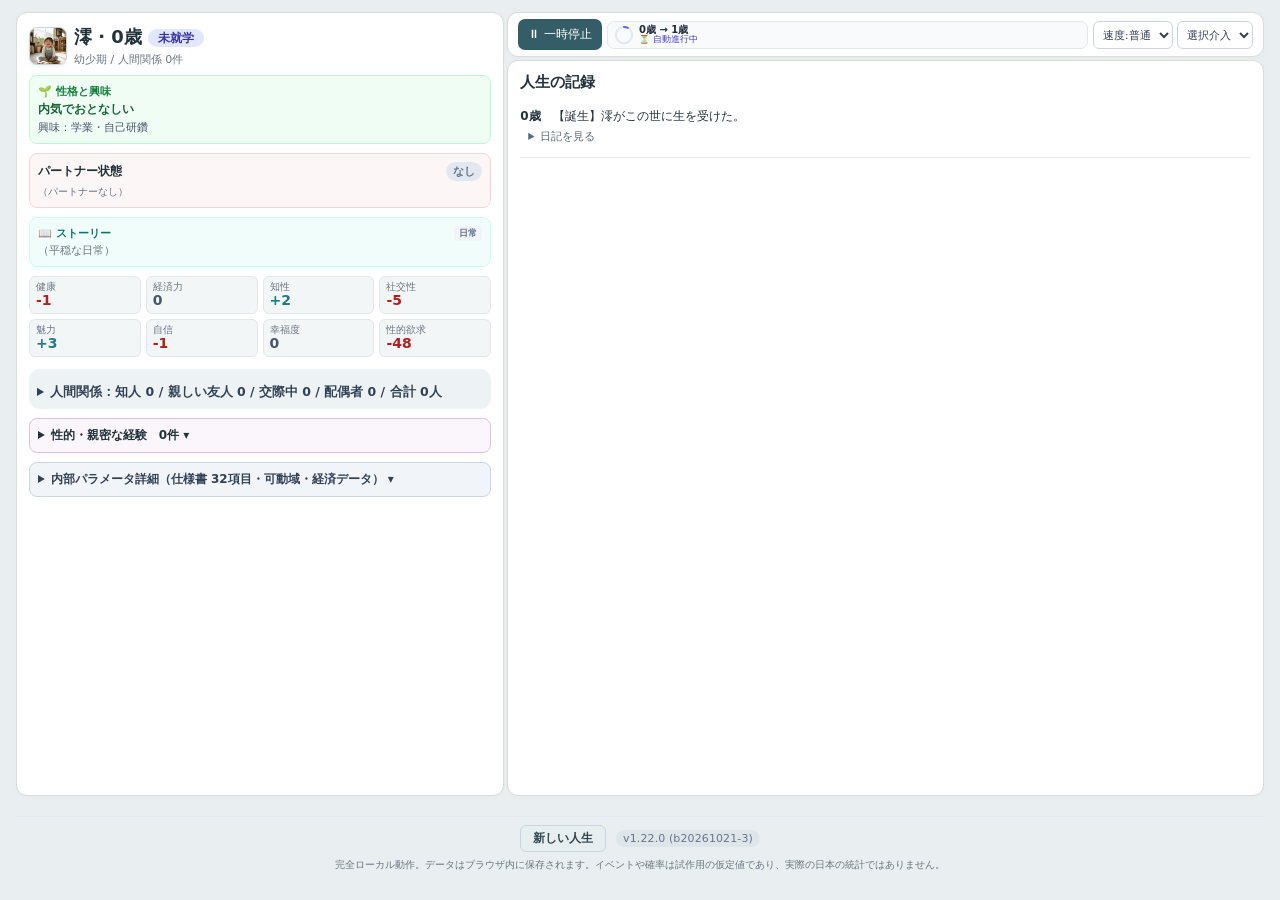
<file: index.html>
<!doctype html>
<html lang="ja">

<head>
  <meta charset="utf-8">
  <meta name="viewport" content="width=device-width,initial-scale=1,viewport-fit=cover">
  <meta name="color-scheme" content="light">
  <meta name="apple-mobile-web-app-capable" content="yes">
  <meta name="mobile-web-app-capable" content="yes">
  <meta name="apple-mobile-web-app-status-bar-style" content="default">
  <meta name="apple-mobile-web-app-title" content="ある人生">
  <title>ある人生 - Life Simulator</title>
  <link rel="stylesheet" href="style.css?v=20261026-4">
</head>

<body>
  <main>
    <div class="workspace">
      <!-- 左カラム（デスクトップ）/ 下部詳細（スマホ）：プロフィール・ステータス・経験等 -->
      <section class="panel profile-panel">
        <div class="profile-summary">
          <div id="identity"></div>
          <div id="personalityInterest"></div>
          <div id="partnerStatus"></div>
          <div id="statusEmptySlot" class="status-empty-slot"></div>
          <div id="location" style="display:none;"></div>
        </div>
        <div class="stats" id="stats"></div>
        <!-- 人間関係パネル（デスクトップ時：パラメータの下、スマホ時：操作パネルの上へ動的配置） -->
        <section class="panel bonds-panel">
          <div id="bonds"></div>
        </section>
        <div id="experiencePanel"></div>
        <div id="internalParams"></div>
      </section>

      <!-- スリム操作パネル（時間の経過：円形プログレスリング） -->
      <section class="panel play-panel">
        <div class="play-controls-row">
          <button id="autoToggle" class="primary play-btn" title="進行 / 一時停止を切り替えます">
            <span id="autoToggleIcon">⏸</span> <span id="autoToggleText">一時停止</span>
          </button>

          <!-- 時間の経過インジケーター（円形リング＋年齢進行） -->
          <div id="timeProgressBox" class="time-progress-box" title="1年の経過インジケーター">
            <div class="time-ring-wrapper">
              <svg class="time-ring" width="24" height="24" viewBox="0 0 32 32">
                <circle class="time-ring-bg" cx="16" cy="16" r="13" />
                <circle id="timeProgressBar" class="time-ring-fg" cx="16" cy="16" r="13" />
              </svg>
            </div>
            <div class="time-text-group">
              <span id="timeProgressAge" class="time-age-text">0歳 → 1歳</span>
              <span id="timeProgressLabel" class="time-status-text">自動進行中</span>
            </div>
          </div>

          <div class="play-config-group">
            <select id="autoSpeedSelect" class="compact-select" title="進行速度">
              <option value="280" selected>速度:普通</option>
              <option value="120">速度:速い</option>
              <option value="550">速度:遅い</option>
            </select>
            <select id="mode" class="compact-select" title="プレイモード">
              <option value="choice">選択介入</option>
              <option value="auto">全自動</option>
              <option value="free">自由入力</option>
            </select>
          </div>
        </div>

        <div id="intervene" style="display:none;margin-top:6px;">
          <h2 style="margin:4px 0 2px;font-size:12px;">自由入力</h2><textarea id="command"
            placeholder="例：勉強する／転職したい／貯金する／女性と交際したい／秘密を打ち明ける"></textarea>
          <div class="controls"><button id="act">行動する</button><span class="muted" id="feedback"></span></div>
        </div>
      </section>

      <!-- 人生の記録パネル -->
      <section class="panel history-panel">
        <h2>人生の記録</h2>
        <div id="event"></div>
        <div id="history" class="log"></div>
      </section>
    </div>

    <!-- ページ下部：バージョン情報・新しい人生ボタン・フッター注記 -->
    <footer class="app-footer">
      <div class="footer-actions">
        <button class="secondary restart-btn" id="restart">新しい人生</button>
        <span id="buildVersion" class="build-version">v1.23.0 (b20261026-9)</span>
      </div>
      <p class="muted footer-note">完全ローカル動作。データはブラウザ内に保存されます。イベントや確率は試作用の仮定値であり、実際の日本の統計ではありません。</p>
    </footer>
  </main>
  <script>window.BUILD_CACHE_KEY = '20261026-11';</script>
  <script src="events/manifest.js?v=20261026-11"></script>
  <script src="events/loader.js?v=20261026-11"></script>
  <script src="js/core/bootstrap.js?v=20261026-11"></script>
  <script src="js/core/math.js?v=20261026-11"></script>
  <script src="js/core/state.js?v=20261026-11"></script>
  <script src="js/data/constants.js?v=20261026-11"></script>
  <script src="js/model/display.js?v=20261026-11"></script>
  <script src="js/text/narrative-text.js?v=20261026-11"></script>
  <script src="js/model/location.js?v=20261026-11"></script>
  <script src="js/model/predicates.js?v=20261026-11"></script>
  <script src="js/model/sexuality.js?v=20261026-11"></script>
  <script src="js/engine/event-dsl.js?v=20261026-11"></script>
  <script src="js/model/state-factory.js?v=20261026-11"></script>
  <script src="js/engine/scenarios.js?v=20261026-11"></script>
  <script src="js/sim/log.js?v=20261026-11"></script>
  <script src="js/engine/event-text.js?v=20261026-11"></script>
  <script src="js/engine/eligibility.js?v=20261026-11"></script>
  <script src="js/engine/choices.js?v=20261026-11"></script>
  <script src="js/sim/apply.js?v=20261026-11"></script>
  <script src="js/sim/milestones.js?v=20261026-11"></script>
  <script src="js/engine/scheduler.js?v=20261026-11"></script>
  <script src="js/model/bonds.js?v=20261026-11"></script>
  <script src="js/sim/intimacy.js?v=20261026-11"></script>
  <script src="js/sim/social-outcome.js?v=20261026-11"></script>
  <script src="js/sim/settle.js?v=20261026-11"></script>
  <script src="js/sim/step.js?v=20261026-11"></script>
  <script src="js/sim/free-action.js?v=20261026-11"></script>
  <script src="js/ui/profile-html.js?v=20261026-11"></script>
  <script src="js/ui/render.js?v=20261026-11"></script>
  <script src="js/ui/autoplay.js?v=20261026-11"></script>
  <script src="js/ui/layout.js?v=20261026-11"></script>
  <script src="js/main.js?v=20261026-11"></script>
</body>

</html>
</file>
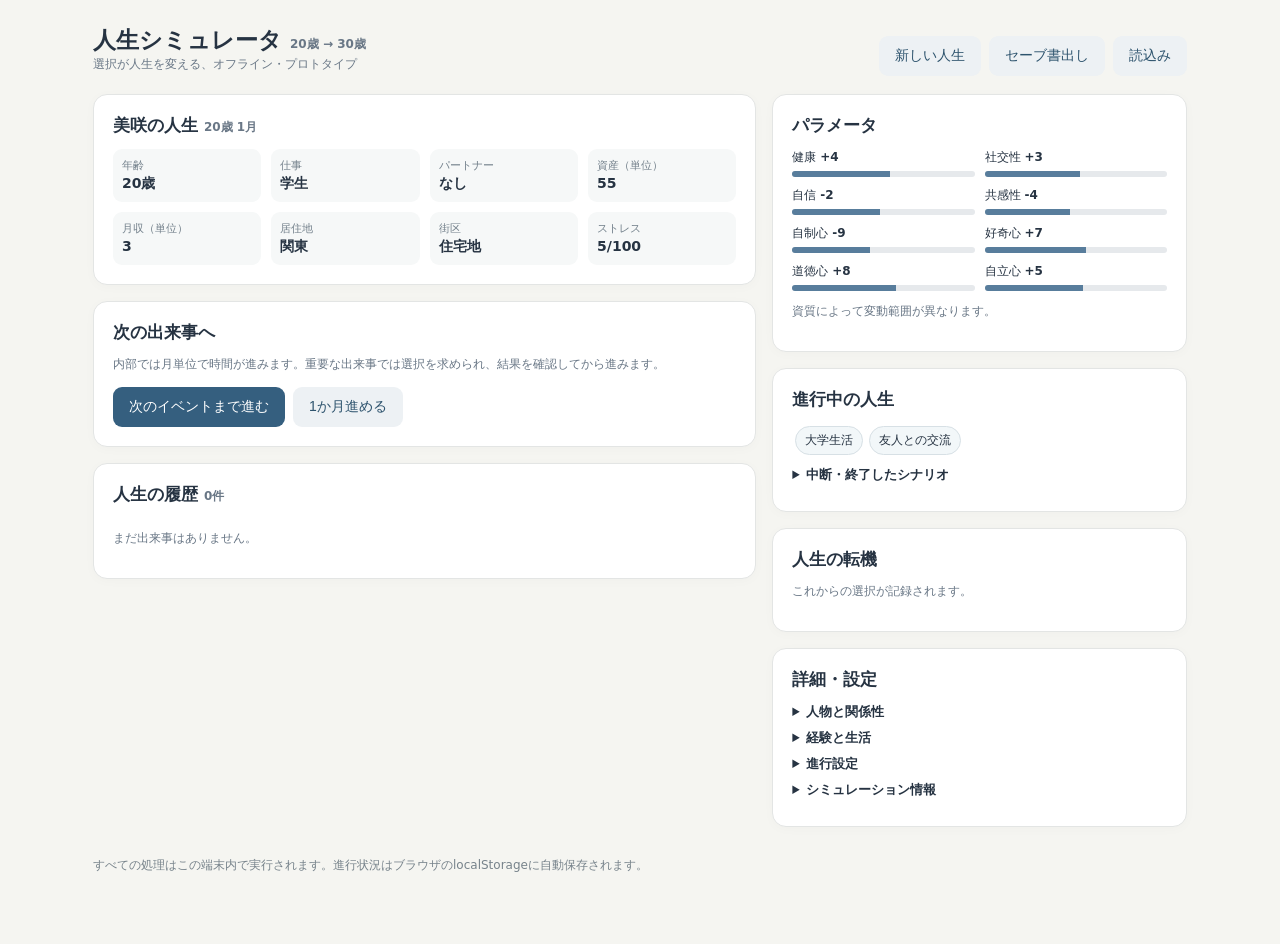
<file: v2/index.html>
<!doctype html><html lang="ja"><head><meta charset="utf-8"><meta name="viewport" content="width=device-width,initial-scale=1"><title>人生シミュレータ｜20〜30歳</title><style>
:root{font-family:system-ui,-apple-system,'Yu Gothic',Meiryo,sans-serif;color:#263342;background:#f5f5f1}*{box-sizing:border-box}body{margin:0}.wrap{max-width:1130px;margin:auto;padding:22px 18px 70px}header{display:flex;justify-content:space-between;gap:16px;align-items:center;margin-bottom:18px}h1{font-size:23px;margin:0}h2{font-size:17px;margin:0 0 12px}h3{font-size:14px;margin:0 0 8px}.sub,.muted{color:#697786;font-size:12px}.grid{display:grid;grid-template-columns:minmax(0,1.6fr) minmax(290px,1fr);gap:16px}.panel{background:#fff;border:1px solid #e3e5e4;border-radius:14px;padding:19px;margin-bottom:16px;box-shadow:0 2px 12px #14253606}.statgrid{display:grid;grid-template-columns:repeat(4,1fr);gap:10px}.stat{background:#f6f8f8;border-radius:9px;padding:9px}.stat small{display:block;color:#73808b;font-size:11px}.stat strong{font-size:14px}.params{display:grid;grid-template-columns:1fr 1fr;gap:10px}.param{font-size:12px}.bar{height:6px;background:#e6e9ec;border-radius:4px;margin-top:5px;overflow:hidden}.fill{height:100%;background:#587d9c}.tag{display:inline-block;border:1px solid #d7e0e5;background:#f2f7f9;border-radius:20px;padding:5px 9px;margin:3px;font-size:12px}.event{border-left:4px solid #4e7898;padding-left:15px}.event h2{font-size:22px;margin:8px 0}.event p{line-height:1.85;white-space:pre-wrap}.choice{display:block;width:100%;border:1px solid #dce2e6;border-radius:10px;padding:12px;text-align:left;background:white;cursor:pointer;margin:9px 0;color:inherit}.choice:hover{border-color:#678ea8;background:#f5f9fc}.choice.selected{border-color:#377ba5;background:#edf6fc}.choice b{display:block}.choice small{display:block;margin-top:4px;color:#6b7884}.btn{border:0;border-radius:9px;padding:11px 16px;background:#355f7f;color:white;cursor:pointer;font-size:14px}.btn:hover{filter:brightness(1.08)}.btn.secondary{background:#edf1f4;color:#2d536d}.btn:disabled{opacity:.45;cursor:default}.buttons{display:flex;flex-wrap:wrap;gap:8px;margin-top:14px}.changes{display:grid;grid-template-columns:1fr 1fr;gap:8px}.change{background:#f2f6f8;padding:10px;border-radius:9px;font-size:12px}.change strong{display:block;margin-top:3px;font-size:14px}.timeline{max-height:440px;overflow:auto}.entry{padding:10px 0;border-bottom:1px solid #edf0f0;font-size:13px}.entry .date{color:#79848e;font-size:11px}.entry .cause{color:#507d9a;font-size:11px;margin-top:5px}.entry p{margin:5px 0;line-height:1.6}.entry button{background:none;border:none;color:#477ba2;padding:0;cursor:pointer;text-align:left}.meter{height:7px;background:#e6ebee;border-radius:6px;overflow:hidden}.meter span{display:block;height:100%;background:#6287a5}.notice{padding:10px 12px;border-radius:9px;background:#f0f5f9;font-size:12px;line-height:1.6}.footer{font-size:12px;color:#77838b;margin-top:14px}input[type=text],input[type=number],select{padding:9px;border:1px solid #cbd4dc;border-radius:8px;font:inherit;max-width:100%}details{margin:8px 0}summary{cursor:pointer;font-weight:600;font-size:13px}textarea{width:100%;min-height:75px;border:1px solid #d1d9df;border-radius:8px;padding:10px}#error{color:#a33;font-size:12px}.switch{display:flex;align-items:center;gap:6px;font-size:12px}@media(max-width:800px){.grid{grid-template-columns:1fr}.statgrid{grid-template-columns:repeat(2,1fr)}header{display:block}.params{grid-template-columns:1fr 1fr}} </style></head><body><div class="wrap"><header><div><h1>人生シミュレータ <span class="muted">20歳 → 30歳</span></h1><div class="sub">選択が人生を変える、オフライン・プロトタイプ</div></div><div class="buttons"><button class="btn secondary" id="newBtn">新しい人生</button><button class="btn secondary" id="exportBtn">セーブ書出し</button><label class="btn secondary" style="cursor:pointer">読込み<input id="importFile" type="file" accept="application/json" hidden></label></div></header><div id="error"></div><div class="grid"><main><section class="panel" id="profile"></section><section class="panel" id="event"></section><section class="panel" id="history"></section></main><aside><section class="panel" id="parameters"></section><section class="panel" id="scenarios"></section><section class="panel" id="turning"></section><section class="panel" id="details"></section></aside></div><div class="footer">すべての処理はこの端末内で実行されます。進行状況はブラウザのlocalStorageに自動保存されます。</div></div><script src="sim.js"></script></body></html>
</file>
<file: style.css>
:root {
      font-family: system-ui, -apple-system, sans-serif;
      color-scheme: light;
      color: #27313c;
      background: #f4f2ed
    }

    * {
      box-sizing: border-box
    }

    body {
      margin: 0
    }

    main {
      max-width: 850px;
      margin: 25px auto;
      padding: 18px
    }

    header {
      display: flex;
      justify-content: space-between;
      align-items: center;
      gap: 12px
    }

    h1 {
      font-size: 27px;
      margin: 0
    }

    h2 {
      font-size: 19px
    }

    .muted {
      color: #697581;
      font-size: 13px
    }

    .panel {
      background: white;
      border: 1px solid #dddcd7;
      border-radius: 15px;
      padding: 20px;
      margin-top: 15px;
      box-shadow: 0 2px 8px #00000008
    }

    .stats {
      display: grid;
      grid-template-columns: repeat(4, 1fr);
      gap: 10px
    }

    .stat {
      background: #f2f5f5;
      border-radius: 9px;
      padding: 10px
    }

    .stat b {
      display: block;
      font-size: 20px
    }

    button,
    select,
    textarea {
      font: inherit
    }

    button {
      border: 0;
      background: #355d68;
      color: white;
      padding: 10px 14px;
      border-radius: 9px;
      cursor: pointer
    }

    button.secondary {
      background: #e7eeef;
      color: #30454c
    }

    button:disabled {
      opacity: .5;
      cursor: not-allowed
    }

    .controls {
      display: flex;
      flex-wrap: wrap;
      gap: 9px;
      align-items: center
    }

    select {
      padding: 10px;
      border-radius: 8px;
      border: 1px solid #cbd0d2;
      background: #ffffff;
      color: #23333b
    }

    textarea {
      width: 100%;
      min-height: 85px;
      padding: 12px;
      border: 1px solid #cbd0d2;
      border-radius: 9px;
      resize: vertical;
      background: #ffffff;
      color: #23333b
    }

    .choice {
      display: block;
      width: 100%;
      text-align: left;
      margin: 8px 0;
      background: #edf2f2;
      color: #263f45
    }

    .log {
      max-height: 320px;
      overflow: auto
    }

    .log p {
      border-bottom: 1px solid #eee;
      padding-bottom: 8px;
      line-height: 1.6
    }

    .note {
      background: #fff4de;
      padding: 10px;
      border-radius: 8px
    }

    .hidden {
      display: none
    }

    /* Compact single-screen workspace */
    :root {
      background: #e9eef0;
      color: #23333b
    }

    html,
    body {
      height: 100%;
      overflow: hidden
    }

    main {
      max-width: none;
      width: 100%;
      height: 100dvh;
      margin: 0;
      padding: 12px 16px;
      display: grid;
      grid-template-rows: minmax(0, 1fr) auto;
      gap: 10px;
    }

    header {
      display: none;
    }

    .build-version {
      font-size: 11px;
      font-weight: 500;
      color: #64748b;
      background: #dfe6e9;
      padding: 2px 7px;
      border-radius: 999px;
      letter-spacing: 0.01em;
      white-space: nowrap;
    }

    h2 {
      font-size: 15px;
      margin: 0 0 7px
    }

    .muted {
      font-size: 11px
    }

    .workspace {
      display: grid;
      grid-template-columns: minmax(280px, 1fr) minmax(380px, 1.55fr);
      grid-template-rows: auto minmax(0, 1fr);
      gap: 3px;
      min-height: 0;
      height: 100%;
    }

    .panel {
      margin: 0;
      border-radius: 11px;
      padding: 12px;
      box-shadow: 0 1px 5px #00000007;
      min-height: 0
    }

    .profile-panel,
    .bonds-panel,
    .play-panel,
    .history-panel {
      display: flex;
      flex-direction: column;
      overflow: hidden
    }

    .profile-panel {
      grid-column: 1;
      grid-row: 1 / span 2;
      overflow: auto;
    }

    .profile-panel .bonds-panel {
      background: transparent;
      border: none;
      box-shadow: none;
      padding: 0;
      margin: 4px 0 0;
      align-self: stretch;
      width: 100%;
      flex-shrink: 0;
    }

    .play-panel {
      grid-column: 2;
      grid-row: 1;
      overflow: visible;
      min-height: auto;
      height: auto;
      align-self: start;
    }

    .history-panel {
      grid-column: 2;
      grid-row: 2;
      overflow: hidden;
    }

    .profile-summary {
      display: flex;
      flex-direction: column;
      gap: 0;
    }

    .profile-summary #identity {
      margin-bottom: 8px;
    }

    .stats {
      display: grid;
      grid-template-columns: repeat(4, minmax(0, 1fr));
      gap: 5px;
      margin-bottom: 8px;
    }

    .stat {
      padding: 4px 6px;
      background: #f3f6f7;
      border: 1px solid #e1e7ea;
      border-radius: 6px;
      min-width: 0;
    }

    .stat b {
      font-size: 14px;
      line-height: 1.2;
      display: block;
    }

    .stat .muted {
      font-size: 10px;
      line-height: 1.1;
      white-space: nowrap;
      overflow: hidden;
      text-overflow: ellipsis;
      display: block;
    }

    .controls {
      gap: 6px
    }

    button {
      padding: 7px 10px;
      border-radius: 7px;
      font-size: 12px
    }

    select {
      padding: 7px;
      font-size: 12px
    }

    .play-panel>.controls {
      flex-shrink: 0
    }

    .play-panel>.muted {
      margin: 7px 0;
      font-size: 10px
    }

    .history-panel #event {
      flex-shrink: 0;
      margin-bottom: 8px;
    }

    .pending-event-card {
      background: #ffffff;
      border: 1.5px solid #a87182;
      border-radius: 8px;
      box-shadow: 0 4px 14px rgba(168, 113, 130, 0.12);
      padding: 10px 12px;
      margin-bottom: 8px;
    }

    .pending-header {
      display: flex;
      justify-content: space-between;
      align-items: center;
      margin-bottom: 5px;
    }

    .pending-badge {
      display: inline-block;
      background: #f7eff2;
      color: #6b3b49;
      border: 1px solid #e8d5dc;
      font-size: 11px;
      font-weight: 700;
      padding: 2px 8px;
      border-radius: 4px;
    }

    .pending-age {
      font-size: 11px;
      font-weight: 600;
      color: #64748b;
    }

    .pending-title {
      margin: 0 0 6px;
      font-size: 13.5px;
      color: #0f172a;
      font-weight: 700;
    }

    .pending-desc {
      margin: 0 0 10px;
      font-size: 12.5px;
      line-height: 1.55;
      color: #334155;
    }

    .pending-choices {
      display: flex;
      flex-direction: column;
      gap: 5px;
    }

    .pending-choices .choice {
      margin: 0;
      padding: 7px 11px;
      text-align: left;
      font-weight: 600;
      font-size: 12.5px;
      border-radius: 6px;
      background: #fff;
      border: 1px solid #cbd5e1;
      color: #0f172a;
      cursor: pointer;
      transition: all 0.15s ease;
    }

    .pending-choices .choice:hover {
      background: #faf4f6;
      border-color: #a87182;
      color: #542936;
    }

    .history-choice-line,
    .history-result-line {
      display: flex;
      align-items: baseline;
      gap: 6px;
      margin: 3px 0 2px;
      font-size: 12px;
      line-height: 1.45;
      color: #334155;
    }

    .history-choice-text {
      font-weight: 500;
      color: #0369a1;
    }

    .history-result-text {
      font-weight: 500;
      color: #334155;
    }

    .history-impact-line {
      display: flex;
      align-items: baseline;
      gap: 6px;
      margin: 2px 0 2px;
      font-size: 11px;
      line-height: 1.4;
      color: #64748b;
    }

    .history-impact-text {
      color: #475569;
    }

    .history-tag {
      display: inline-block;
      padding: 1px 6px;
      border-radius: 4px;
      font-size: 10px;
      font-weight: 700;
      letter-spacing: 0.5px;
      flex-shrink: 0;
    }

    .tag-choice {
      background: #e0f2fe;
      color: #0369a1;
      border: 1px solid #bae6fd;
    }

    .tag-result {
      background: #f1f5f9;
      color: #475569;
      border: 1px solid #cbd5e1;
    }

    .tag-impact {
      background: #f8fafc;
      color: #64748b;
      border: 1px solid #e2e8f0;
    }

    .tag-precursor,
    .badge-precursor {
      background: #f0fdf4 !important;
      color: #166534 !important;
      border: 1px solid #bbf7d0 !important;
    }

    .tag-followup,
    .badge-followup {
      background: #eff6ff !important;
      color: #1e40af !important;
      border: 1px solid #bfdbfe !important;
    }

    .tag-story,
    .badge-narrative {
      background: #fffbeb !important;
      color: #92400e !important;
      border: 1px solid #fde68a !important;
    }

    .tag-major,
    .badge-major {
      background: #fdf2f4 !important;
      color: #881337 !important;
      border: 1px solid #fecdd3 !important;
    }

    .tag-random,
    .badge-random {
      background: #f0f9ff !important;
      color: #0369a1 !important;
      border: 1px solid #bae6fd !important;
    }

    .tag-daily,
    .badge-daily {
      background: #f8fafc !important;
      color: #475569 !important;
      border: 1px solid #e2e8f0 !important;
    }

    .choice-narrative {
      background: #f8fafc !important;
      border-color: #94a3b8 !important;
      color: #1e293b !important;
      text-align: center !important;
      padding: 9px 15px !important;
      font-weight: 700 !important;
    }

    .choice-narrative:hover {
      background: #e2e8f0 !important;
      border-color: #64748b !important;
      color: #0f172a !important;
    }

    .note {
      padding: 10px
    }

    .note p {
      margin: 6px 0 10px;
      font-size: 13px;
      line-height: 1.5
    }

    .choice {
      padding: 8px 10px;
      margin: 5px 0
    }

    .play-panel #intervene {
      margin-top: 8px;
      border-top: 1px solid #e4e9eb;
      padding-top: 9px;
      flex-shrink: 0
    }

    .play-panel #intervene h2 {
      margin: 0 0 6px
    }

    textarea {
      min-height: 55px;
      max-height: 100px;
      padding: 8px;
      font-size: 12px
    }

    .log {
      max-height: none;
      overflow: auto;
      flex: 1;
      min-height: 0
    }

    .log p {
      font-size: 12px;
      line-height: 1.45;
      margin: 0;
      padding: 9px 0
    }

    .history-panel h2 {
      flex-shrink: 0
    }

    .footer-note {
      margin: 0;
      padding: 0 3px;
      font-size: 10px
    }

    .profile-panel #identity h2 {
      font-size: 18px;
      margin: 0 0 3px
    }

    .profile-panel #identity p {
      margin: 0 0 12px
    }

    .history-panel .log p:first-child {
      font-weight: 500
    }

    /* スリムな操作パネルスタイル */
    .play-panel {
      padding: 6px 10px;
    }

    .play-controls-row {
      display: flex;
      align-items: center;
      flex-wrap: nowrap;
      gap: 5px;
      width: 100%;
      box-sizing: border-box;
    }

    .play-btn {
      font-size: 11px;
      font-weight: 700;
      padding: 4px 8px;
      border-radius: 7px;
      display: inline-flex;
      align-items: center;
      gap: 3px;
      min-width: 0;
      justify-content: center;
      flex-shrink: 0;
      white-space: nowrap;
      height: 28px;
      box-sizing: border-box;
    }

    /* 円形プログレスリングによる時間経過 */
    .time-progress-box {
      display: inline-flex;
      align-items: center;
      gap: 5px;
      padding: 2px 6px;
      background: #f8fafc;
      border: 1px solid #e2e8f0;
      border-radius: 7px;
      flex: 1 1 auto;
      min-width: 0;
      height: 28px;
      box-sizing: border-box;
      overflow: hidden;
    }

    .time-ring-wrapper {
      position: relative;
      width: 20px;
      height: 20px;
      flex-shrink: 0;
    }

    .time-ring {
      width: 20px;
      height: 20px;
      transform: rotate(-90deg);
      display: block;
    }

    .time-ring-bg {
      stroke: #e2e8f0;
      stroke-width: 3.2;
      fill: none;
    }

    .time-ring-fg {
      stroke: #6366f1;
      stroke-width: 3.2;
      stroke-linecap: round;
      fill: none;
      stroke-dasharray: 81.68;
      stroke-dashoffset: 81.68;
      transition: stroke-dashoffset 0.28s linear, stroke 0.25s ease;
    }

    .time-text-group {
      display: flex;
      flex-direction: column;
      line-height: 1.1;
      min-width: 0;
      overflow: hidden;
    }

    .time-age-text {
      font-size: 10px;
      font-weight: 700;
      color: #1e293b;
      white-space: nowrap;
      overflow: hidden;
      text-overflow: ellipsis;
    }

    .time-status-text {
      font-size: 8.5px;
      color: #64748b;
      white-space: nowrap;
      overflow: hidden;
      text-overflow: ellipsis;
    }

    .play-config-group {
      display: inline-flex;
      align-items: center;
      gap: 4px;
      margin-left: auto;
      flex-shrink: 0;
    }

    .compact-select {
      padding: 2px 5px;
      font-size: 10.5px;
      border-radius: 6px;
      border: 1px solid #cbd5e1;
      background: #ffffff;
      color: #334155;
      cursor: pointer;
      height: 28px;
      box-sizing: border-box;
      max-width: 90px;
    }

    /* 人間関係パネル */
    .bonds-panel {
      padding: 10px 12px;
    }

    .bonds-panel .bonds-box {
      margin: 0;
    }

    .bonds-panel .bonds-box details summary {
      cursor: pointer;
      font-weight: 600;
      font-size: 12.5px;
      color: #334155;
      outline: none;
    }

    .bonds-panel .exp-list {
      max-height: 200px;
      overflow-y: auto;
      -webkit-overflow-scrolling: touch;
      padding-right: 2px;
    }

    /* フッター */
    .app-footer {
      margin-top: 10px;
      padding: 8px 0 16px;
      border-top: 1px solid #e2e8f0;
      display: flex;
      flex-direction: column;
      align-items: center;
      gap: 6px;
      text-align: center;
      flex-shrink: 0;
    }

    .footer-actions {
      display: flex;
      align-items: center;
      justify-content: center;
      gap: 10px;
    }

    .restart-btn {
      padding: 5px 12px;
      font-size: 11.5px;
      font-weight: 600;
      border-radius: 6px;
      background: #e2e8f0;
      color: #334155;
      border: 1px solid #cbd5e1;
    }

    .restart-btn:hover {
      background: #cbd5e1;
    }

    @media(max-width:920px) {
      .workspace {
        grid-template-columns: minmax(240px, 1fr) minmax(300px, 1.35fr);
        grid-template-rows: auto minmax(0, 1fr);
        gap: 3px;
      }

      .profile-panel {
        grid-column: 1;
        grid-row: 1 / span 2;
      }

      .play-panel {
        grid-column: 2;
        grid-row: 1;
      }

      .history-panel {
        grid-column: 2;
        grid-row: 2;
      }

      .stats {
        grid-template-columns: repeat(4, 1fr);
      }

      .history-panel .log {
        display: block;
      }
    }

    @media(max-width:600px) {

      html {
        height: auto;
        overflow-x: hidden;
        overflow-y: auto;
      }

      body {
        height: auto;
        min-height: 100%;
        overflow: visible;
      }

      main {
        height: auto;
        min-height: 100dvh;
        padding: 0 8px 24px;
        gap: 6px;
        display: flex;
        flex-direction: column;
      }

      /* スマホ上部固定：主人公情報バー（ヘッダー削除に伴い最上部にスッキリ配置） */
      .profile-summary {
        position: fixed;
        top: 0;
        left: 0;
        right: 0;
        z-index: 100;
        background: #ffffff;
        border-bottom: 1px solid #dddcd7;
        border-radius: 0 0 10px 10px;
        padding: 5px 6px;
        padding-top: calc(5px + env(safe-area-inset-top, 0px));
        box-shadow: 0 2px 6px rgba(0, 0, 0, 0.07);
        display: grid;
        grid-template-columns: repeat(2, minmax(0, 1fr));
        gap: 4px 6px;
        align-items: stretch;
        margin-bottom: 0;
        box-sizing: border-box;
      }

      .workspace {
        display: flex;
        flex-direction: column;
        gap: 3px;
        min-height: 0;
        margin-top: calc(var(--profile-summary-height, 100px) + 3px);
      }

      .profile-panel,
      .bonds-panel,
      .play-panel,
      .history-panel {
        grid-column: auto !important;
        grid-row: auto !important;
      }

      .panel {
        padding: 8px 10px !important;
        border-radius: 10px;
      }

      /* 表示順序：人間関係（操作パネルの上）→ 操作パネル → 人生の記録 → プロフィール詳細 */
      .bonds-panel {
        order: 1 !important;
        align-self: stretch !important;
        width: 100% !important;
        box-sizing: border-box !important;
      }

      .play-panel {
        order: 2 !important;
        align-self: stretch !important;
        width: 100% !important;
        box-sizing: border-box !important;
        overflow: visible;
        padding: 5px 6px !important;
      }

      .play-controls-row {
        gap: 3px !important;
        flex-wrap: nowrap !important;
      }

      .play-btn {
        font-size: 10.5px !important;
        padding: 4px 6px !important;
        height: 26px !important;
      }

      .time-progress-box {
        padding: 2px 4px !important;
        gap: 4px !important;
        height: 26px !important;
      }

      .time-age-text {
        font-size: 9.5px !important;
      }

      .time-status-text {
        font-size: 8px !important;
      }

      .play-config-group {
        gap: 3px !important;
      }

      .compact-select {
        font-size: 10px !important;
        padding: 1px 3px !important;
        height: 26px !important;
        max-width: 82px !important;
      }

      .history-panel {
        order: 3 !important;
        height: auto !important;
        min-height: 280px !important;
        max-height: none !important;
        overflow: visible !important;
        display: flex;
        flex-direction: column;
        padding: 8px 10px !important;
      }

      .profile-panel {
        order: 4 !important;
        margin-top: 0 !important;
        padding: 8px;
        overflow: visible;
      }

      .app-footer {
        order: 5 !important;
        margin-top: 12px;
        padding: 10px 0 24px;
      }

      .profile-summary #identity {
        margin: 0 !important;
        background: #f8fafc;
        border: 1px solid #e2e8f0;
        border-radius: 8px;
        padding: 5px 6px !important;
        display: flex;
        flex-direction: column;
        justify-content: center;
        min-width: 0;
      }

      .profile-summary #identity h2 {
        font-size: 12px !important;
        margin: 0 0 2px 0 !important;
        line-height: 1.2 !important;
        white-space: nowrap;
        overflow: hidden;
        text-overflow: ellipsis;
      }

      .profile-summary #identity h2 .badge {
        font-size: 0.72em !important;
        padding: 1px 5px !important;
      }

      .profile-summary #identity p {
        font-size: 9px !important;
        margin: 0 !important;
        line-height: 1.2 !important;
        white-space: nowrap;
        overflow: hidden;
        text-overflow: ellipsis;
      }

      .profile-summary .identity-avatar {
        width: 32px !important;
        height: 32px !important;
        border-radius: 6px !important;
      }

      .partner-box {
        margin: 0 !important;
        padding: 5px 6px !important;
        font-size: 10px !important;
        height: 100%;
        display: flex;
        flex-direction: column;
        justify-content: center;
        min-width: 0;
        box-sizing: border-box;
      }

      .partner-header {
        font-size: 10px !important;
        margin-bottom: 2px !important;
      }

      .partner-badge {
        font-size: 9px !important;
        padding: 1px 5px !important;
      }

      .partner-info {
        font-size: 9px !important;
        line-height: 1.2 !important;
        white-space: nowrap;
        overflow: hidden;
        text-overflow: ellipsis;
      }

      .partner-info .partner-item {
        margin-top: 1px !important;
        white-space: nowrap;
        overflow: hidden;
        text-overflow: ellipsis;
      }

      .location-box {
        margin: 0 !important;
        padding: 5px 6px !important;
        font-size: 10px !important;
        height: 100%;
        display: flex;
        flex-direction: column;
        justify-content: center;
        min-width: 0;
        box-sizing: border-box;
      }

      .location-box strong {
        font-size: 10px !important;
      }

      .location-box .muted {
        font-size: 9px !important;
        margin: 1px 0 0 !important;
        white-space: nowrap;
        overflow: hidden;
        text-overflow: ellipsis;
      }

      .personality-box {
        margin: 0 !important;
        padding: 5px 6px !important;
        font-size: 10px !important;
        height: 100%;
        display: flex;
        flex-direction: column;
        justify-content: center;
        min-width: 0;
        box-sizing: border-box;
        background: #f0fdf4 !important;
        border: 1px solid #bbf7d0 !important;
        border-radius: 8px;
      }

      .personality-header {
        font-size: 10px !important;
        margin-bottom: 2px !important;
        font-weight: 700;
        color: #15803d;
        display: flex;
        align-items: center;
        gap: 3px;
        white-space: nowrap;
        overflow: hidden;
        text-overflow: ellipsis;
      }

      .personality-val {
        font-size: 10px !important;
        font-weight: 600;
        color: #166534;
        line-height: 1.2 !important;
        white-space: nowrap;
        overflow: hidden;
        text-overflow: ellipsis;
      }

      .interest-val {
        font-size: 9px !important;
        color: #475569;
        margin-top: 1px !important;
        line-height: 1.2 !important;
        white-space: nowrap;
        overflow: hidden;
        text-overflow: ellipsis;
      }

      .status-empty-slot {
        margin: 0 !important;
        padding: 0 !important;
        border: none !important;
        background: transparent !important;
        min-height: 38px;
        height: 100%;
        box-sizing: border-box;
        display: block !important;
        min-width: 0;
      }

      .scenarios-box {
        margin: 0 !important;
        padding: 5px 6px !important;
        font-size: 10px !important;
        height: 100%;
        display: flex;
        flex-direction: column;
        justify-content: center;
        min-width: 0;
        box-sizing: border-box;
        background: #f0fdfa !important;
        border: 1px solid #ccfbf1 !important;
        border-radius: 8px !important;
      }

      .scenarios-header {
        font-size: 10px !important;
        margin-bottom: 2px !important;
        font-weight: 700;
        color: #0f766e !important;
        display: flex;
        justify-content: space-between;
        align-items: center;
        white-space: nowrap;
        overflow: hidden;
        text-overflow: ellipsis;
      }

      .scenario-badge {
        font-size: 8.5px !important;
        padding: 1px 4px !important;
        border-radius: 3px;
      }

      .scenario-badge.active {
        background: #ccfbf1 !important;
        color: #0f766e !important;
        font-weight: 600;
      }

      .scenario-badge.none {
        background: #f1f5f9 !important;
        color: #64748b !important;
      }

      .scenarios-info {
        font-size: 9px !important;
        line-height: 1.2 !important;
        white-space: nowrap;
        overflow: hidden;
        text-overflow: ellipsis;
      }

      .scenarios-info .scenario-item {
        font-size: 9px !important;
        white-space: nowrap;
        overflow: hidden;
        text-overflow: ellipsis;
      }

      .stats {
        grid-template-columns: repeat(4, minmax(0, 1fr)) !important;
        gap: 3px 4px !important;
        margin-bottom: 6px !important;
      }

      .stat {
        display: flex !important;
        flex-direction: row !important;
        justify-content: space-between !important;
        align-items: baseline !important;
        padding: 2px 4px !important;
        border-radius: 4px !important;
        white-space: nowrap !important;
        min-width: 0 !important;
      }

      .stat .muted {
        font-size: 9px !important;
        line-height: 1.2 !important;
        display: inline !important;
        white-space: nowrap !important;
        overflow: hidden !important;
        text-overflow: ellipsis !important;
      }

      .stat b {
        font-size: 11px !important;
        line-height: 1.2 !important;
        display: inline !important;
        margin-left: 2px !important;
        flex-shrink: 0 !important;
      }

      .history-panel h2 {
        font-size: 13px !important;
        margin: 0 0 4px !important;
      }

      .history-panel .log {
        display: block !important;
        max-height: 360px !important;
        overflow-y: auto !important;
        -webkit-overflow-scrolling: touch;
      }

      .bonds-panel .exp-list {
        max-height: 160px;
      }

      button,
      .choice,
      select,
      summary {
        touch-action: manipulation;
      }

      .footer-note {
        font-size: 9px;
      }
    }

    .partner-box {
      background: #fdf6f7;
      border: 1px solid #f1d5dc;
      border-radius: 8px;
      padding: 8px;
      margin: 0 0 9px;
      font-size: 12px
    }

    .personality-box {
      background: #f0fdf4;
      border: 1px solid #bbf7d0;
      border-radius: 8px;
      padding: 8px;
      margin: 0 0 9px;
      font-size: 12px;
    }

    .personality-header {
      font-size: 11px;
      font-weight: 700;
      color: #15803d;
      margin-bottom: 3px;
      display: flex;
      align-items: center;
      gap: 4px;
    }

    .personality-val {
      font-weight: 600;
      color: #166534;
      font-size: 11.5px;
    }

    .status-empty-slot {
      display: block;
    }

    .scenarios-box {
      background: #f0fdfa;
      border: 1px solid #ccfbf1;
      border-radius: 8px;
      padding: 8px;
      margin: 0 0 9px;
      font-size: 12px;
    }

    .scenarios-header {
      font-size: 11px;
      font-weight: 700;
      color: #0f766e;
      margin-bottom: 3px;
      display: flex;
      justify-content: space-between;
      align-items: center;
    }

    .scenario-badge {
      font-size: 9px;
      padding: 1px 5px;
      border-radius: 4px;
    }

    .scenario-badge.active {
      background: #ccfbf1;
      color: #0f766e;
      font-weight: 600;
    }

    .scenario-badge.none {
      background: #f1f5f9;
      color: #64748b;
    }

    .scenarios-info {
      font-size: 11px;
      line-height: 1.3;
    }

    .scenarios-info .scenario-item {
      white-space: nowrap;
      overflow: hidden;
      text-overflow: ellipsis;
    }

    .interest-val {
      font-size: 11px;
      color: #475569;
      margin-top: 3px;
    }

    .partner-header {
      display: flex;
      justify-content: space-between;
      align-items: center;
      margin-bottom: 4px
    }

    .partner-badge {
      display: inline-block;
      padding: 2px 7px;
      border-radius: 10px;
      font-size: 11px;
      font-weight: 600
    }

    .partner-badge.none {
      background: #e2e8f0;
      color: #64748b
    }

    .partner-badge.dating {
      background: #fee2e2;
      color: #b91c1c
    }

    .partner-badge.cheating {
      background: #fef3c7;
      color: #b45309
    }

    .partner-badge.married {
      background: #fce7f3;
      color: #be185d
    }

    .partner-badge.infidelity {
      background: #ede9fe;
      color: #6d28d9
    }

    .partner-badge.widowed {
      background: #f1f5f9;
      color: #475569
    }

    .partner-info {
      font-size: 11px;
      line-height: 1.4;
      color: #334155
    }

    .partner-info .partner-item {
      margin-top: 3px
    }

    .partner-subtext {
      color: #64748b;
      font-size: 10px
    }

    .location-box {
      background: #eef4f4;
      border-radius: 8px;
      padding: 8px;
      margin: 0 0 9px;
      font-size: 12px
    }

    .location-box .muted {
      margin: 3px 0 0
    }

    .location-box button {
      padding: 3px 7px;
      margin-top: 5px
    }

    .location-box select {
      padding: 3px;
      max-width: 100%;
      font-size: 11px
    }

    .location-box details {
      margin-top: 5px
    }

    .location-box summary {
      cursor: pointer;
      color: #355d68;
      font-weight: 600;
      font-size: 11px
    }

    .location-edit {
      display: grid;
      grid-template-columns: 1fr 1fr;
      gap: 4px;
      margin-top: 5px
    }

    .location-edit label {
      font-size: 10px;
      color: #697581
    }

    .location-edit label:first-child {
      grid-column: 1/-1
    }

    .bonds-box {
      font-size: 11px;
      padding: 8px;
      margin-top: 8px;
      background: #edf3f4;
      border-radius: 8px
    }

    .bonds-box strong {
      font-size: 12px
    }

    .bonds-box p {
      margin: 5px 0
    }

    .experience-list {
      font-size: 11px;
      max-height: 150px;
      overflow: auto;
      margin-top: 6px
    }

    .experience-list p {
      margin: 5px 0;
      padding-bottom: 5px;
      border-bottom: 1px solid #e6e1e7
    }

    .experience-list small {
      color: #697581
    }

    .sexual-records-box {
      margin-top: 9px;
      padding: 10px;
      background: #faf4f8;
      border: 1px solid #ebdbe5;
      border-radius: 9px;
    }

    .sexual-records-box summary {
      cursor: pointer;
      font-size: 12px;
      font-weight: 700;
      color: #6a4a70;
      outline: none;
    }

    .sexual-records-box summary:hover {
      color: #4a2d52;
    }

    .sexual-records-box h4 {
      margin: 0 0 6px 0;
      font-size: 11px;
      color: #6a4a70;
      font-weight: bold;
    }

    .sexual-record-card {
      background: rgba(255, 255, 255, 0.7);
      border-left: 3px solid #b388b8;
      padding: 6px 8px;
      margin-bottom: 6px;
      border-radius: 0 6px 6px 0;
      font-size: 11px;
    }

    .sexual-record-card.first {
      border-left-color: #e57373;
    }

    .sexual-record-card.memorable {
      border-left-color: #ba68c8;
    }

    .sexual-record-card.latest {
      border-left-color: #5c6bc0;
    }

    .sexual-record-label {
      font-weight: bold;
      color: #4a2d52;
      font-size: 11px;
      margin-bottom: 2px;
    }

    .sexual-record-meta {
      font-size: 10px;
      color: #666;
    }

    .sexual-record-diary {
      margin-top: 4px;
      font-style: italic;
      color: #443;
      background: #faf6f8;
      padding: 4px 6px;
      border-radius: 4px;
      font-size: 10px;
      line-height: 1.4;
    }

    .bonds-box details {
      margin-top: 7px
    }

    .bonds-box summary {
      cursor: pointer;
      font-weight: 600
    }

    .internal-params-box {
      margin-top: 9px;
      background: #f1f5f9;
      border: 1px solid #cbd5e1;
      border-radius: 8px;
      padding: 8px;
      font-size: 11px;
    }

    .internal-params-box summary {
      cursor: pointer;
      font-weight: 700;
      font-size: 12px;
      color: #334155;
      outline: none;
    }

    .internal-params-box summary:hover {
      color: #1e293b;
    }

    .experience-panel {
      margin-top: 9px;
      border: 1px solid #d5c5d7;
      border-radius: 8px;
      padding: 8px;
      background: #faf6fb
    }

    .experience-panel summary {
      cursor: pointer;
      font-weight: 700;
      font-size: 12px
    }

    .experience-panel .exp-counts {
      font-size: 10px;
      color: #5c5864;
      margin: 6px 0
    }

    .experience-panel .exp-entry {
      border-bottom: 1px solid #e9dfea;
      padding: 6px 0;
      font-size: 11px
    }

    .experience-panel .exp-entry:last-child {
      border: 0
    }

    .experience-panel .exp-meta {
      font-size: 10px;
      color: #697581;
      margin-bottom: 3px
    }

    .experience-panel .exp-empty {
      font-size: 11px;
      color: #697581;
      padding: 8px 0
    }

    .experience-panel .exp-list {
      max-height: 210px;
      overflow: auto
    }

    .history-entry {
      border-bottom: 1px solid #e7ebee;
      padding-bottom: 5px
    }

    .history-entry p {
      border: 0 !important;
      padding-bottom: 4px !important
    }

    .diary {
      margin: 0 0 8px 8px;
      font-size: 12px
    }

    .diary summary {
      cursor: pointer;
      color: #576a79;
      font-size: 11px
    }

    .diary-body {
      margin: 7px 0 4px;
      padding: 9px 11px;
      border-left: 3px solid #d9c6da;
      background: #f9f5f9;
      border-radius: 4px;
      line-height: 1.7;
      font-size: 12px
    }

    .impact-line {
      font-size: 11px;
      color: #356275;
      background: #edf4f6;
      padding: 5px 7px;
      margin: 0 0 6px;
      border-radius: 5px
    }

    /* 主人公アバター写真 & 拡大モーダル */
    .identity-wrapper {
      display: flex;
      align-items: center;
      gap: 7px;
      width: 100%;
    }

    .identity-avatar {
      width: 38px;
      height: 38px;
      border-radius: 8px;
      object-fit: cover;
      cursor: pointer;
      flex-shrink: 0;
      border: 1px solid #cbd5e1;
      background: #f1f5f9;
      box-shadow: 0 1px 3px rgba(0, 0, 0, 0.08);
      transition: transform 0.15s ease, box-shadow 0.15s ease;
    }

    .identity-avatar:hover {
      transform: scale(1.06);
      box-shadow: 0 2px 7px rgba(0, 0, 0, 0.18);
    }

    .identity-text {
      min-width: 0;
      flex: 1;
    }

    .photo-modal {
      display: none;
      position: fixed;
      top: 0;
      left: 0;
      right: 0;
      bottom: 0;
      z-index: 1000;
      background: rgba(15, 23, 42, 0.78);
      align-items: center;
      justify-content: center;
      padding: 16px;
      backdrop-filter: blur(4px);
      -webkit-backdrop-filter: blur(4px);
      touch-action: manipulation;
    }

    .photo-modal.active {
      display: flex;
    }

    .photo-modal-content {
      position: relative;
      max-width: 90vw;
      max-height: 85vh;
      display: flex;
      flex-direction: column;
      align-items: center;
      animation: modalPop 0.2s cubic-bezier(0.16, 1, 0.3, 1);
    }

    @keyframes modalPop {
      from { opacity: 0; transform: scale(0.92); }
      to { opacity: 1; transform: scale(1); }
    }

    .photo-modal img {
      max-width: 100%;
      max-height: 80vh;
      object-fit: contain;
      border-radius: 12px;
      box-shadow: 0 12px 36px rgba(0, 0, 0, 0.45);
      cursor: pointer;
      background: #fff;
    }

    .photo-modal-close {
      position: absolute;
      top: -14px;
      right: -14px;
      width: 32px;
      height: 32px;
      border-radius: 50%;
      background: #1e293b;
      color: #fff;
      border: 2px solid #fff;
      font-size: 15px;
      display: flex;
      align-items: center;
      justify-content: center;
      cursor: pointer;
      padding: 0;
      box-shadow: 0 3px 10px rgba(0, 0, 0, 0.35);
      z-index: 10;
    }
</file>
